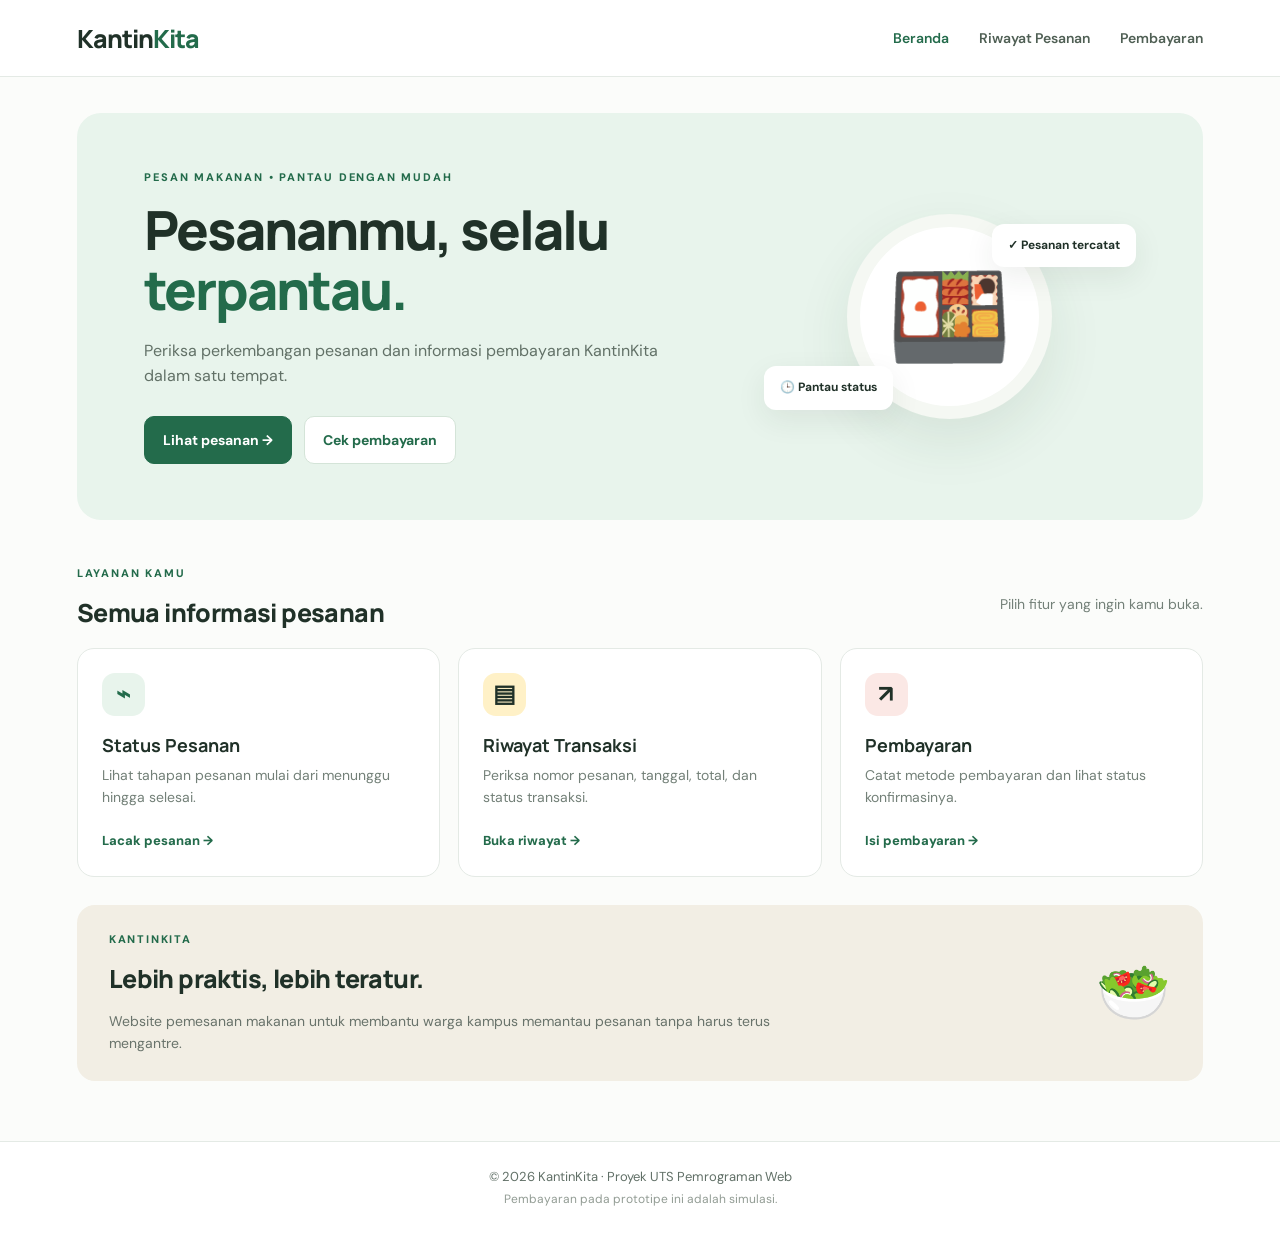
<file: index.html>
<!DOCTYPE html>
<html lang="id">
<head>
  <meta charset="UTF-8">
  <meta name="viewport" content="width=device-width, initial-scale=1.0">
  <title>KantinKita | Status Pesanan & Pembayaran</title>
  <link rel="stylesheet" href="style.css">
</head>
<body>
  <header class="site-header">
    <nav class="navbar">
      <a class="brand" href="#beranda" aria-label="KantinKita Beranda">Kantin<span>Kita</span></a>
      <button class="menu-toggle" id="menu-toggle" aria-label="Buka navigasi" aria-expanded="false">☰</button>
      <div class="nav-links" id="nav-links">
        <a href="#beranda">Beranda</a>
        <a href="#riwayat">Riwayat Pesanan</a>
        <a href="#pembayaran">Pembayaran</a>
      </div>
    </nav>
  </header>

  <main id="main-content" tabindex="-1">
    <section class="hero">
      <div class="hero-copy">
        <p class="eyebrow">PESAN MAKANAN • PANTAU DENGAN MUDAH</p>
        <h1>Pesananmu, selalu <span>terpantau.</span></h1>
        <p class="hero-description">Periksa perkembangan pesanan dan informasi pembayaran KantinKita dalam satu tempat.</p>
        <div class="hero-actions">
          <a class="button" href="#riwayat">Lihat pesanan <span aria-hidden="true">→</span></a>
          <a class="button button-light" href="#pembayaran">Cek pembayaran</a>
        </div>
      </div>
      <div class="hero-art" aria-hidden="true">
        <div class="plate">🍱</div><div class="floating-card card-one">✓ Pesanan tercatat</div>
        <div class="floating-card card-two">🕒 Pantau status</div>
      </div>
    </section>

    <section class="section-heading">
      <div><p class="eyebrow">LAYANAN KAMU</p><h2>Semua informasi pesanan</h2></div>
      <p class="muted">Pilih fitur yang ingin kamu buka.</p>
    </section>
    <section class="feature-grid">
      <article class="feature-card">
        <div class="feature-icon green">⌁</div><h3>Status Pesanan</h3>
        <p>Lihat tahapan pesanan mulai dari menunggu hingga selesai.</p>
        <a href="#riwayat">Lacak pesanan <span aria-hidden="true">→</span></a>
      </article>
      <article class="feature-card">
        <div class="feature-icon yellow">▤</div><h3>Riwayat Transaksi</h3>
        <p>Periksa nomor pesanan, tanggal, total, dan status transaksi.</p>
        <a href="#riwayat">Buka riwayat <span aria-hidden="true">→</span></a>
      </article>
      <article class="feature-card">
        <div class="feature-icon pink">↗</div><h3>Pembayaran</h3>
        <p>Catat metode pembayaran dan lihat status konfirmasinya.</p>
        <a href="#pembayaran">Isi pembayaran <span aria-hidden="true">→</span></a>
      </article>
    </section>

    <section class="info-banner">
      <div><p class="eyebrow">KANTINKITA</p><h2>Lebih praktis, lebih teratur.</h2>
      <p>Website pemesanan makanan untuk membantu warga kampus memantau pesanan tanpa harus terus mengantre.</p></div>
      <div class="info-emoji" aria-hidden="true">🥗</div>
    </section>
  </main>

  <footer><p>© 2026 KantinKita · Proyek UTS Pemrograman Web</p><p class="footer-note">Pembayaran pada prototipe ini adalah simulasi.</p></footer>
  <template id="home-template">
    <section class="hero">
      <div class="hero-copy">
        <p class="eyebrow">PESAN MAKANAN • PANTAU DENGAN MUDAH</p>
        <h1>Pesananmu, selalu <span>terpantau.</span></h1>
        <p class="hero-description">Periksa perkembangan pesanan dan informasi pembayaran KantinKita dalam satu tempat.</p>
        <div class="hero-actions"><a class="button" href="#riwayat">Lihat pesanan →</a><a class="button button-light" href="#pembayaran">Cek pembayaran</a></div>
      </div>
      <div class="hero-art" aria-hidden="true"><div class="plate">🍱</div><div class="floating-card card-one">✓ Pesanan tercatat</div><div class="floating-card card-two">🕒 Pantau status</div></div>
    </section>
    <section class="section-heading"><div><p class="eyebrow">LAYANAN KAMU</p><h2>Semua informasi pesanan</h2></div><p class="muted">Pilih fitur yang ingin kamu buka.</p></section>
    <section class="feature-grid">
      <article class="feature-card"><div class="feature-icon green">⌁</div><h3>Status Pesanan</h3><p>Lihat tahapan pesanan mulai dari menunggu hingga selesai.</p><a href="#riwayat">Lacak pesanan →</a></article>
      <article class="feature-card"><div class="feature-icon yellow">▤</div><h3>Riwayat Transaksi</h3><p>Periksa nomor pesanan, tanggal, total, dan status transaksi.</p><a href="#riwayat">Buka riwayat →</a></article>
      <article class="feature-card"><div class="feature-icon pink">↗</div><h3>Pembayaran</h3><p>Catat metode pembayaran dan lihat status konfirmasinya.</p><a href="#pembayaran">Isi pembayaran →</a></article>
    </section>
    <section class="info-banner"><div><p class="eyebrow">KANTINKITA</p><h2>Lebih praktis, lebih teratur.</h2><p>Website pemesanan makanan untuk membantu warga kampus memantau pesanan tanpa harus terus mengantre.</p></div><div class="info-emoji" aria-hidden="true">🥗</div></section>
  </template>
  <script src="script.js"></script>
</body>
</html>
</file>
<file: style.css>
@import url('https://fonts.googleapis.com/css2?family=DM+Sans:wght@400;500;600;700&family=Manrope:wght@500;600;700;800&display=swap');
:root{
    --green:#236b4b;
    --green-dark:#164d35;
    --mint:#e8f4ec;
    --ink:#203128;
    --muted:#738078;
    --line:#e4eae5;
    --paper:#fbfcfa;
    --white:#fff;
    --yellow:#fff1c7;
    --pink:#fbe8e5
}

*{
    box-sizing:border-box
}

html{
    scroll-behavior:smooth
}

body{
    margin:0;
    background:var(--paper);
    color:var(--ink);
    font-family:"DM Sans",Arial,sans-serif;
    line-height:1.6
}

a{
    color:inherit;
    text-decoration:none
}

button,input,select{
    font:inherit
}

.site-header{
    background:rgba(255,255,255,.95);
    border-bottom:1px solid var(--line);
    position:sticky;
    top:0;
    z-index:10
}

.navbar{
    max-width:1160px;
    width:88%;
    margin:auto;
    min-height:76px;
    display:flex;
    align-items:center;
    justify-content:space-between;
    gap:20px
}

.brand{
    font:800 25px Manrope,sans-serif;
    letter-spacing:-1px;
    color:var(--ink)
}

.brand span{
    color:var(--green)
}

.nav-links{
    display:flex;
    align-items:center;
    gap:30px
}

.nav-links a{
    font-weight:600;
    font-size:14px;
    color:#4f5f54
}

.nav-links a:hover,.nav-links a[aria-current=page]{
    color:var(--green)
}

.menu-toggle{
    display:none;
    border:0;
    background:var(--mint);
    padding:8px 12px;
    border-radius:8px
}

main{
    max-width:1160px;
    width:88%;
    margin:36px auto 60px
}

.hero{
    min-height:370px;
    background:var(--mint);
    border-radius:24px;
    padding:56px 6%;
    display:grid;
    grid-template-columns:1.25fr .75fr;
    align-items:center;
    overflow:hidden
}

.eyebrow{
    font-size:11px;
    font-weight:800;
    letter-spacing:1.8px;
    color:var(--green);
    margin:0 0 12px
}

.hero h1{
    font:800 clamp(34px,4.4vw,54px)/1.12 Manrope,sans-serif;
    letter-spacing:-2px;
    margin:0 0 18px;
    max-width:620px
}

.hero h1 span{
    color:var(--green)
}

.hero-description{
    max-width:520px;
    color:#627167;
    margin:0
}

.hero-actions{
    display:flex;
    gap:12px;
    flex-wrap:wrap;
    margin-top:27px
}

.button{
    display:inline-flex;
    align-items:center;
    gap:12px;
    padding:12px 18px;
    border-radius:10px;
    background:var(--green);
    color:white;
    font-size:14px;
    font-weight:700;
    border:1px solid var(--green);
    cursor:pointer
}

.button:hover{
    background:var(--green-dark)
}

.button-light{
    background:white;
    color:var(--green);
    border-color:#d4e4d8
}

.hero-art{
    min-height:230px;
    position:relative;
    display:grid;
    place-items:center
}

.plate{
    height:205px;
    width:205px;
    display:grid;
    place-items:center;
    border-radius:50%;
    background:#fff;
    box-shadow:0 22px 55px #204a2b18;
    font-size:100px;
    border:13px solid #f5f8f3
}

.floating-card{
    position:absolute;
    background:#fff;
    padding:12px 16px;
    border-radius:12px;
    font-size:12px;
    font-weight:700;
    box-shadow:0 10px 30px #20312814
}

.card-one{
    top:22px;
    right:0
}

.card-two{
    bottom:22px;
    left:0
}

.section-heading{
    display:flex;
    align-items:end;
    justify-content:space-between;
    gap:18px;
    margin:45px 0 18px
}

.section-heading h2,.info-banner h2{
    font:800 25px Manrope,sans-serif;
    letter-spacing:-.6px;
    margin:0
}

.muted{
    color:var(--muted);
    font-size:14px
}

.feature-grid{
    display:grid;
    grid-template-columns:repeat(3,minmax(0,1fr));
    gap:18px
}

.feature-card,.panel{
    background:white;
    border:1px solid var(--line);
    border-radius:17px;
    padding:24px
}

.feature-icon{
    width:43px;
    height:43px;
    border-radius:13px;
    display:grid;
    place-items:center;
    font-size:24px;
    font-weight:bold
}

.feature-icon.green{
    background:var(--mint);
    color:var(--green)
}

.feature-icon.yellow{
    background:var(--yellow)
}

.feature-icon.pink{
    background:var(--pink)
}

.feature-card h3{
    font:700 18px Manrope,sans-serif;
    margin:17px 0 7px
}

.feature-card p{
    font-size:14px;
    color:var(--muted);
    min-height:45px;
    margin:0 0 18px
}

.feature-card a{
    font-size:13px;
    font-weight:800;
    color:var(--green)
}

.info-banner{
    margin-top:28px;
    background:#f2eee4;
    border-radius:18px;
    padding:26px 32px;
    display:flex;
    justify-content:space-between;
    align-items:center;
    gap:20px
}

.info-banner p:not(.eyebrow){
    max-width:700px;
    color:#69736b;
    font-size:14px;
    margin-bottom:0
}

.info-emoji{
    font-size:60px
}

footer{
    text-align:center;
    border-top:1px solid var(--line);
    background:#fff;
    padding:22px 6%;
    font-size:13px;
    color:#617067
}

footer p{
    margin:3px
}

.footer-note{
    font-size:12px;
    color:#929c94
}

.page-heading{
    margin-bottom:22px
}

.page-heading h1{
    font:800 clamp(30px,4vw,40px)/1.2 Manrope,sans-serif;
    margin:0 0 8px;
    letter-spacing:-1px
}

.page-heading>p:last-child{
    color:var(--muted);
    margin:0
}

.content-layout{
    display:grid;
    grid-template-columns:minmax(0,1.5fr) minmax(240px,.7fr);
    gap:20px;
    align-items:start
}

.panel h2{
    font:700 19px Manrope,sans-serif;
    margin:0 0 15px
}

.form-group{
    margin-bottom:17px
}

.form-group label{
    display:block;
    font-weight:700;
    font-size:13px;
    margin-bottom:7px
}

.form-group input,.form-group select{
    width:100%;
    padding:12px 13px;
    border:1px solid #d6e0d7;
    border-radius:9px;
    background:white;
    color:var(--ink);
    outline:none
}

.form-group input:focus,.form-group select:focus{
    border-color:var(--green);
    box-shadow:0 0 0 3px #236b4b1c
}

.error{
    display:block;
    color:#b42318;
    font-size:12px;
    margin-top:5px;
    min-height:0
}

.status{
    display:inline-block;
    padding:5px 10px;
    border-radius:20px;
    font-size:12px;
    font-weight:800;
    background:#fff1c7;
    color:#765600
}

.status.selesai{
    background:#e1f4e7;
    color:#22623e
}

.status.dibatalkan{
    background:#fde8e7;
    color:#a52d2a
}

.order-card{
    padding:17px 0;
    border-bottom:1px solid var(--line)
}

.order-card:last-child{
    border-bottom:0;
    padding-bottom:0
}

.order-top{
    display:flex;
    justify-content:space-between;
    gap:12px;
    align-items:start
}

.order-card h3{
    margin:0 0 4px;
    font-size:15px
}

.order-card p{
    font-size:13px;
    color:var(--muted);
    margin:4px 0
}

.order-total{
    font-weight:800;
    color:var(--ink)!important
}

.notice{
    background:#f0f6f0;
    padding:13px 15px;
    border-radius:10px;
    font-size:13px;
    color:#4d6354;
    margin-top:14px
}

.notice[hidden]{
    display:none
}

.toolbar{
    display:grid;
    grid-template-columns:1fr 200px;
    gap:12px;
    margin-bottom:18px
}

.empty-state{
    padding:25px;
    text-align:center;
    color:var(--muted);
    background:#f8faf7;
    border-radius:10px
}

.step-list{
    list-style:none;
    padding:0;
    margin:15px 0 0
}

.step-list li{
    padding:10px 0;
    border-bottom:1px solid var(--line);
    font-size:13px
}

.step-list li:last-child{
    border-bottom:0
}

.step-list strong{
    display:block;
    color:var(--ink)
}

.step-list span{
    color:var(--muted)
}

@media(max-width:760px){
    .navbar{
        width:90%;
        min-height:68px;
        flex-wrap:wrap;
        padding:12px 0
    }
    .menu-toggle{
        display:block
    }
    .nav-links{
        display:none;
        flex-direction:column;
        align-items:flex-start;
        width:100%;
        gap:0;
        padding:4px 0 10px
    }
    .nav-links.open{
        display:flex
    }
    .nav-links a{
        padding:10px 0;
        width:100%
    }
    main{
        width:90%;
        margin-top:22px
    }
    .hero{
        grid-template-columns:1fr;
        padding:35px 25px
    }
    .hero-art{
        min-height:190px;
        margin-top:12px
    }
    .plate{
        width:160px;
        height:160px;
        font-size:75px
    }
    .card-one{
        right:0
    }
    .section-heading{
        align-items:flex-start;
        flex-direction:column;
        margin-top:32px
    }
    .feature-grid{
        grid-template-columns:1fr
    }
    .feature-card p{
        min-height:0
    }
    .info-banner{
        padding:22px;
        align-items:flex-start
    }
    .info-emoji{
        font-size:38px
    }
    .content-layout{
        grid-template-columns:1fr
    }
    .toolbar{
        grid-template-columns:1fr
    }
    .order-top{
        flex-direction:column
    }
}
</file>
